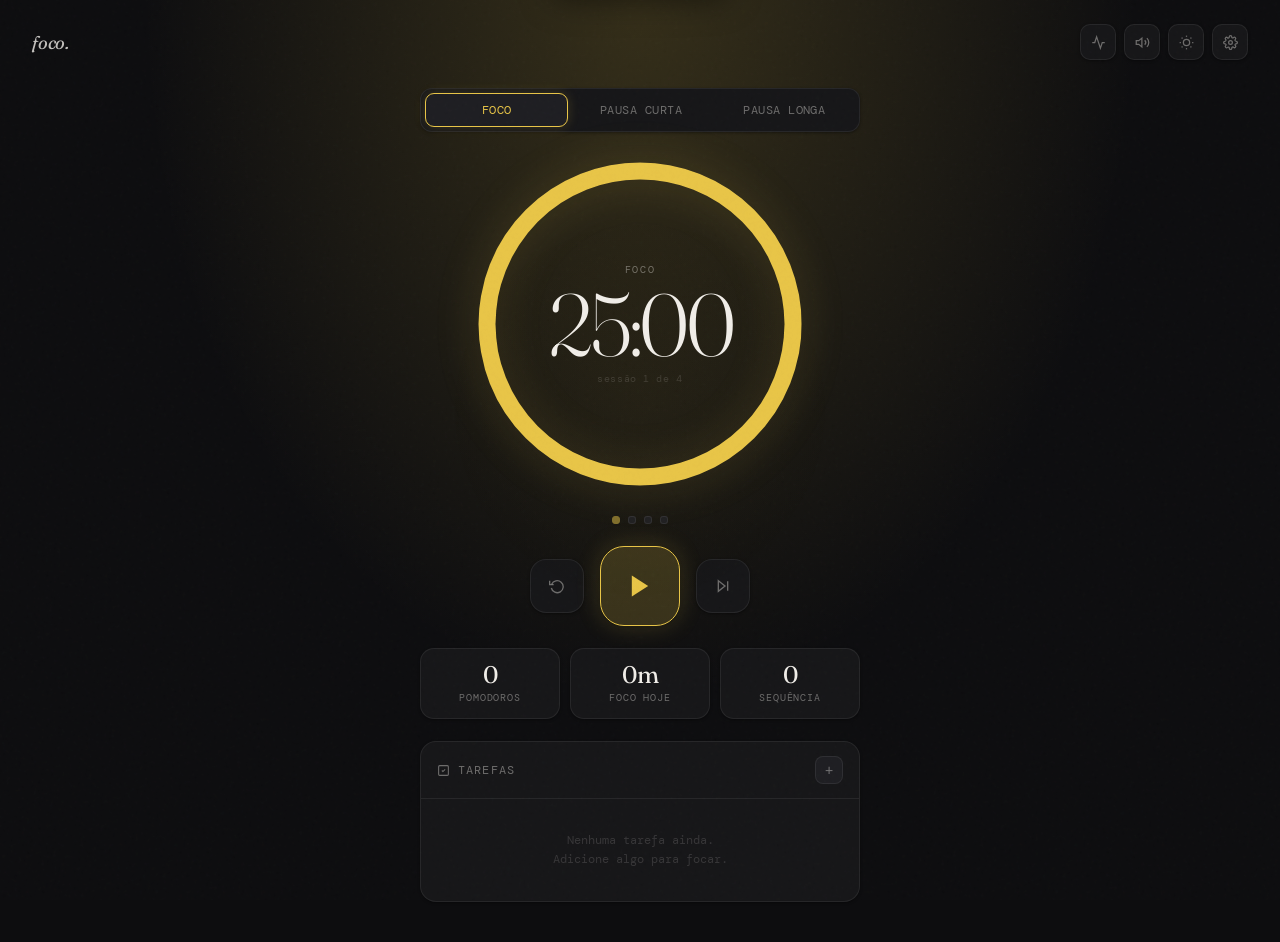
<file: Pomodoro/index.html>
<!DOCTYPE html>
<html lang="pt-BR" data-theme="dark">
<head>
  <meta charset="UTF-8">
  <meta name="viewport" content="width=device-width, initial-scale=1.0, maximum-scale=1.0, user-scalable=no">
  <title>Foco — Pomodoro Timer</title>
  <link rel="preconnect" href="https://fonts.googleapis.com">
  <link href="https://fonts.googleapis.com/css2?family=DM+Mono:wght@300;400;500&family=Fraunces:ital,opsz,wght@0,9..144,100;0,9..144,400;0,9..144,700;1,9..144,300&display=swap" rel="stylesheet">
  <link rel="stylesheet" href="css/base.css">
  <link rel="stylesheet" href="css/components.css">
  <link rel="stylesheet" href="css/modals.css">
  <link rel="stylesheet" href="css/responsive.css">
</head>
<body>

  <div class="ambient" id="ambient"></div>

  <!-- TOAST -->
  <div class="toast" id="toast">
    <span class="toast-icon" id="toastIcon">🍅</span>
    <span id="toastMsg">Tempo de focar!</span>
  </div>

  <!-- TOP BAR -->
  <header class="topbar">
    <span class="logo">foco.</span>
    <div class="top-actions">

      <!-- Histórico -->
      <button class="icon-btn" id="histBtn" title="Histórico" onclick="openModal('history')">
        <svg width="15" height="15" viewBox="0 0 24 24" fill="none" stroke="currentColor" stroke-width="2">
          <polyline points="22 12 18 12 15 21 9 3 6 12 2 12"/>
        </svg>
      </button>

      <!-- Som -->
      <button class="icon-btn" id="soundBtn" title="Som" onclick="toggleSound()">
        <svg id="soundIcon" width="15" height="15" viewBox="0 0 24 24" fill="none" stroke="currentColor" stroke-width="2">
          <polygon points="11 5 6 9 2 9 2 15 6 15 11 19 11 5"/>
          <path d="M19.07 4.93a10 10 0 0 1 0 14.14"/>
          <path d="M15.54 8.46a5 5 0 0 1 0 7.07"/>
        </svg>
      </button>

      <!-- Tema claro/escuro -->
      <button class="icon-btn" id="themeBtn" title="Mudar para tema claro" onclick="toggleTheme()">
        <!-- Ícone preenchido via renderThemeBtn() no boot -->
        <svg width="15" height="15" viewBox="0 0 24 24" fill="none" stroke="currentColor" stroke-width="2">
          <circle cx="12" cy="12" r="5"/>
          <line x1="12" y1="1"  x2="12" y2="3"/>
          <line x1="12" y1="21" x2="12" y2="23"/>
          <line x1="4.22"  y1="4.22"  x2="5.64"  y2="5.64"/>
          <line x1="18.36" y1="18.36" x2="19.78" y2="19.78"/>
          <line x1="1"  y1="12" x2="3"  y2="12"/>
          <line x1="21" y1="12" x2="23" y2="12"/>
          <line x1="4.22"  y1="19.78" x2="5.64"  y2="18.36"/>
          <line x1="18.36" y1="5.64"  x2="19.78" y2="4.22"/>
        </svg>
      </button>

      <!-- Configurações -->
      <button class="icon-btn" id="settBtn" title="Configurações" onclick="openModal('settings')">
        <svg width="15" height="15" viewBox="0 0 24 24" fill="none" stroke="currentColor" stroke-width="2" stroke-linecap="round" stroke-linejoin="round">
          <path d="M12 15a3 3 0 1 0 0-6 3 3 0 0 0 0 6z"/>
          <path d="M19.4 15a1.65 1.65 0 0 0 .33 1.82l.06.06a2 2 0 0 1-2.83 2.83l-.06-.06a1.65 1.65 0 0 0-1.82-.33 1.65 1.65 0 0 0-1 1.51V21a2 2 0 0 1-4 0v-.09A1.65 1.65 0 0 0 9 19.4a1.65 1.65 0 0 0-1.82.33l-.06.06a2 2 0 0 1-2.83-2.83l.06-.06A1.65 1.65 0 0 0 4.68 15a1.65 1.65 0 0 0-1.51-1H3a2 2 0 0 1 0-4h.09A1.65 1.65 0 0 0 4.6 9a1.65 1.65 0 0 0-.33-1.82l-.06-.06a2 2 0 0 1 2.83-2.83l.06.06A1.65 1.65 0 0 0 9 4.68a1.65 1.65 0 0 0 1-1.51V3a2 2 0 0 1 4 0v.09a1.65 1.65 0 0 0 1 1.51 1.65 1.65 0 0 0 1.82-.33l.06-.06a2 2 0 0 1 2.83 2.83l-.06.06A1.65 1.65 0 0 0 19.4 9a1.65 1.65 0 0 0 1.51 1H21a2 2 0 0 1 0 4h-.09a1.65 1.65 0 0 0-1.51 1z"/>
        </svg>
      </button>

    </div>
  </header>

  <!-- MAIN APP -->
  <main class="app" id="mainApp">

    <!-- MODE TABS -->
    <div class="mode-tabs">
      <button class="mode-tab active" id="tab-work"  onclick="switchMode('work')">Foco</button>
      <button class="mode-tab"        id="tab-short" onclick="switchMode('short')">Pausa Curta</button>
      <button class="mode-tab"        id="tab-long"  onclick="switchMode('long')">Pausa Longa</button>
    </div>

    <!-- TIMER RING -->
    <div class="timer-wrap">
      <svg class="ring-svg" id="ringSvg" viewBox="0 0 120 120" xmlns="http://www.w3.org/2000/svg">
        <circle class="ring-track"    cx="60" cy="60" r="54"/>
        <circle class="ring-progress" id="ringProgress" cx="60" cy="60" r="54"
          stroke-dasharray="339.292" stroke-dashoffset="0"/>
      </svg>
      <div class="ring-center">
        <span class="timer-phase"   id="timerPhase">Foco</span>
        <span class="timer-display" id="timerDisplay">25:00</span>
        <span class="timer-session" id="timerSession">sessão 1 de 4</span>
      </div>
    </div>

    <!-- SESSION DOTS -->
    <div class="session-dots" id="sessionDots"></div>

    <!-- CONTROLS -->
    <div class="controls">
      <button class="ctrl-btn" title="Reiniciar" onclick="resetTimer()">
        <svg width="16" height="16" viewBox="0 0 24 24" fill="none" stroke="currentColor" stroke-width="2">
          <polyline points="1 4 1 10 7 10"/>
          <path d="M3.51 15a9 9 0 1 0 .49-5.51"/>
        </svg>
      </button>
      <button class="play-btn" id="playBtn" onclick="toggleTimer()">
        <svg id="playIcon" width="28" height="28" viewBox="0 0 24 24" fill="currentColor">
          <polygon points="5 3 19 12 5 21 5 3"/>
        </svg>
      </button>
      <button class="ctrl-btn" title="Pular" onclick="skipSession()">
        <svg width="16" height="16" viewBox="0 0 24 24" fill="none" stroke="currentColor" stroke-width="2">
          <polygon points="5 4 15 12 5 20 5 4"/>
          <line x1="19" y1="5" x2="19" y2="19"/>
        </svg>
      </button>
    </div>

    <!-- STATS -->
    <div class="stats-strip">
      <div class="stat-card">
        <span class="stat-value" id="statPomos">0</span>
        <span class="stat-label">Pomodoros</span>
      </div>
      <div class="stat-card">
        <span class="stat-value" id="statFocus">0m</span>
        <span class="stat-label">Foco hoje</span>
      </div>
      <div class="stat-card">
        <span class="stat-value" id="statStreak">0</span>
        <span class="stat-label">Sequência</span>
      </div>
    </div>

    <!-- TASK PANEL -->
    <div class="task-panel">
      <div class="task-header">
        <div class="task-title-row">
          <svg width="13" height="13" viewBox="0 0 24 24" fill="none" stroke="currentColor" stroke-width="2">
            <rect x="3" y="3" width="18" height="18" rx="2"/>
            <path d="M9 12l2 2 4-4"/>
          </svg>
          Tarefas
        </div>
        <button class="task-add-btn" onclick="focusTaskInput()">+</button>
      </div>
      <div class="task-list" id="taskList"></div>
      <div class="task-input-row" id="taskInputRow" style="display:none">
        <input class="task-input" id="taskInput" placeholder="Nova tarefa…" maxlength="80"
          onkeydown="handleTaskKey(event)"/>
        <button class="task-submit" onclick="addTask()">Adicionar</button>
      </div>
    </div>

  </main>

  <!-- SETTINGS MODAL -->
  <div class="modal-overlay" id="settingsModal" onclick="closeModalOnBg(event,'settings')">
    <div class="modal">
      <div class="modal-handle"></div>
      <div class="modal-title">Configurações</div>

      <div class="settings-section">
        <div class="settings-label">Durações (minutos)</div>
        <div class="settings-grid">
          <div class="setting-item">
            <span class="setting-name">Foco</span>
            <div class="setting-input-row">
              <button class="num-btn" onclick="adjSetting('workMins',-1)">−</button>
              <span class="num-val" id="sv-workMins">25</span>
              <button class="num-btn" onclick="adjSetting('workMins',1)">+</button>
            </div>
          </div>
          <div class="setting-item">
            <span class="setting-name">Pausa Curta</span>
            <div class="setting-input-row">
              <button class="num-btn" onclick="adjSetting('shortMins',-1)">−</button>
              <span class="num-val" id="sv-shortMins">5</span>
              <button class="num-btn" onclick="adjSetting('shortMins',1)">+</button>
            </div>
          </div>
          <div class="setting-item">
            <span class="setting-name">Pausa Longa</span>
            <div class="setting-input-row">
              <button class="num-btn" onclick="adjSetting('longMins',-1)">−</button>
              <span class="num-val" id="sv-longMins">15</span>
              <button class="num-btn" onclick="adjSetting('longMins',1)">+</button>
            </div>
          </div>
          <div class="setting-item">
            <span class="setting-name">Sessões / ciclo</span>
            <div class="setting-input-row">
              <button class="num-btn" onclick="adjSetting('sessionsPerCycle',-1)">−</button>
              <span class="num-val" id="sv-sessionsPerCycle">4</span>
              <button class="num-btn" onclick="adjSetting('sessionsPerCycle',1)">+</button>
            </div>
          </div>
        </div>
      </div>

      <div class="settings-section">
        <div class="settings-label">Comportamento</div>
        <div class="toggle-row">
          <div class="toggle-info">
            <span class="toggle-name">Auto-continuar pausas</span>
            <span class="toggle-desc">Inicia pausas automaticamente</span>
          </div>
          <div class="toggle" id="tog-autoBreak" onclick="toggleSetting('autoBreak')">
            <div class="toggle-knob"></div>
          </div>
        </div>
        <div class="toggle-row">
          <div class="toggle-info">
            <span class="toggle-name">Auto-continuar foco</span>
            <span class="toggle-desc">Inicia sessões automaticamente</span>
          </div>
          <div class="toggle" id="tog-autoWork" onclick="toggleSetting('autoWork')">
            <div class="toggle-knob"></div>
          </div>
        </div>
        <div class="toggle-row">
          <div class="toggle-info">
            <span class="toggle-name">Notificações</span>
            <span class="toggle-desc">Alertas ao fim de cada sessão</span>
          </div>
          <div class="toggle" id="tog-notifications" onclick="toggleSetting('notifications')">
            <div class="toggle-knob"></div>
          </div>
        </div>
      </div>

      <button class="modal-close-btn" onclick="closeModal('settings')">Fechar</button>
    </div>
  </div>

  <!-- HISTORY MODAL -->
  <div class="modal-overlay" id="historyModal" onclick="closeModalOnBg(event,'history')">
    <div class="modal">
      <div class="modal-handle"></div>
      <div class="modal-title">Histórico</div>
      <div class="history-list" id="historyList"></div>
      <div style="padding:0 24px">
        <button class="modal-close-btn" onclick="closeModal('history')">Fechar</button>
      </div>
    </div>
  </div>

  <!-- SCRIPTS (ordem importa: state → timer → tasks → ui → app) -->
  <script src="js/state.js"></script>
  <script src="js/timer.js"></script>
  <script src="js/tasks.js"></script>
  <script src="js/sound.js"></script>
  <script src="js/ui.js"></script>
  <script src="js/settings.js"></script>
  <script src="js/modals.js"></script>
  <script src="js/app.js"></script>

</body>
</html>
</file>
<file: Pomodoro/css/base.css>
/* =========================================================
   base.css — CSS custom properties, reset, layout global
   ========================================================= */

/* ─── Tema escuro (padrão) ──────────────────────────────── */
:root,
:root[data-theme="dark"] {
  --bg:       #0d0d0f;
  --surface:  #161618;
  --surface2: #1e1e22;
  --border:   rgba(255,255,255,0.07);

  --text:       #f0ede8;
  --text-muted: rgba(240,237,232,0.4);
  --text-dim:   rgba(240,237,232,0.15);

  --accent-work:  #e8c547;
  --accent-short: #5ce8a4;
  --accent-long:  #5cb8e8;

  --accent-work-glow:  rgba(232,197,71,0.18);
  --accent-short-glow: rgba(92,232,164,0.18);
  --accent-long-glow:  rgba(92,184,232,0.18);

  --shadow-sm:  0 1px 3px rgba(0,0,0,0.4);
  --shadow-md:  0 4px 16px rgba(0,0,0,0.5);
  --shadow-lg:  0 8px 32px rgba(0,0,0,0.5);

  --noise-opacity: 0.5;
  --ambient-opacity-min: 0.03;
  --ambient-opacity-max: 0.06;
}

/* ─── Tema claro ─────────────────────────────────────────── */
:root[data-theme="light"] {
  --bg:       #f5f2ee;
  --surface:  #ffffff;
  --surface2: #ede9e3;
  --border:   rgba(0,0,0,0.08);

  --text:       #1a1814;
  --text-muted: rgba(26,24,20,0.45);
  --text-dim:   rgba(26,24,20,0.22);

  /* Acentos mais saturados/escuros para contraste sobre fundo claro */
  --accent-work:  #b8860b;
  --accent-short: #1a9e68;
  --accent-long:  #1a72b8;

  --accent-work-glow:  rgba(184,134,11,0.10);
  --accent-short-glow: rgba(26,158,104,0.10);
  --accent-long-glow:  rgba(26,114,184,0.10);

  --shadow-sm:  0 1px 3px rgba(0,0,0,0.07);
  --shadow-md:  0 4px 16px rgba(0,0,0,0.08);
  --shadow-lg:  0 8px 32px rgba(0,0,0,0.10);

  --noise-opacity: 0.22;
  --ambient-opacity-min: 0.04;
  --ambient-opacity-max: 0.08;
}

/* ─── Token de acento ativo (sobrescrito via JS) ─────────── */
:root {
  --current-accent: var(--accent-work);
  --current-glow:   var(--accent-work-glow);

  --ring-size:   min(72vw, 340px);
  --ring-stroke: 6;
  --radius:      16px;

  --font-display: 'Fraunces', serif;
  --font-mono:    'DM Mono', monospace;
}

/* ─── Reset ─────────────────────────────────────────────── */
*, *::before, *::after {
  box-sizing: border-box;
  margin: 0;
  padding: 0;
}

html, body {
  height: 100%;
  background: var(--bg);
  color: var(--text);
  font-family: var(--font-mono);
  overscroll-behavior: none;
  -webkit-tap-highlight-color: transparent;
  -webkit-font-smoothing: antialiased;
}

body {
  display: flex;
  flex-direction: column;
  min-height: 100dvh;
  overflow-x: hidden;
  /* Transição suave ao trocar tema */
  transition: background 0.35s ease, color 0.35s ease;
}

/* ─── Noise overlay ─────────────────────────────────────── */
body::before {
  content: '';
  position: fixed;
  inset: 0;
  background-image: url("data:image/svg+xml,%3Csvg viewBox='0 0 256 256' xmlns='http://www.w3.org/2000/svg'%3E%3Cfilter id='noise'%3E%3CfeTurbulence type='fractalNoise' baseFrequency='0.9' numOctaves='4' stitchTiles='stitch'/%3E%3C/filter%3E%3Crect width='100%25' height='100%25' filter='url(%23noise)' opacity='0.04'/%3E%3C/svg%3E");
  opacity: var(--noise-opacity);
  pointer-events: none;
  z-index: 999;
  transition: opacity 0.35s ease;
}

/* ─── Ambient glow ──────────────────────────────────────── */
.ambient {
  position: fixed;
  top: 50%;
  left: 50%;
  width: 60vw;
  height: 60vw;
  max-width: 400px;
  max-height: 400px;
  transform: translate(-50%, -60%);
  background: radial-gradient(circle, var(--current-accent) 0%, transparent 70%);
  opacity: var(--ambient-opacity-min);
  pointer-events: none;
  z-index: 0;
  transition: background 0.8s, opacity 0.35s;
  border-radius: 50%;
  animation: ambient-pulse 4s ease-in-out infinite;
}

@keyframes ambient-pulse {
  0%, 100% {
    opacity: var(--ambient-opacity-min);
    transform: translate(-50%, -60%) scale(1);
  }
  50% {
    opacity: var(--ambient-opacity-max);
    transform: translate(-50%, -60%) scale(1.1);
  }
}

/* ─── Top bar ───────────────────────────────────────────── */
.topbar {
  display: flex;
  align-items: center;
  justify-content: space-between;
  padding: 18px 24px 0;
  flex-shrink: 0;
}

.logo {
  font-family: var(--font-display);
  font-size: 1.15rem;
  font-weight: 400;
  font-style: italic;
  letter-spacing: -0.01em;
  color: var(--text);
  opacity: 0.8;
}

.top-actions {
  display: flex;
  gap: 8px;
  align-items: center;
}

/* ─── Main app container ─────────────────────────────────── */
.app {
  flex: 1;
  display: flex;
  flex-direction: column;
  align-items: center;
  padding: 16px 20px 24px;
  gap: 20px;
  max-width: 480px;
  margin: 0 auto;
  width: 100%;
}
</file>
<file: Pomodoro/css/components.css>
/* =========================================================
   components.css — Timer, botões, abas, tarefas, stats
   ========================================================= */

/* ─── Botão ícone (topbar) ──────────────────────────────── */
.icon-btn {
  width: 36px; height: 36px;
  border-radius: 10px;
  border: 1px solid var(--border);
  background: var(--surface);
  color: var(--text-muted);
  display: flex; align-items: center; justify-content: center;
  cursor: pointer;
  transition: all 0.2s;
  font-size: 14px;
  position: relative;
  box-shadow: var(--shadow-sm);
}
.icon-btn:hover {
  background: var(--surface2);
  color: var(--text);
  border-color: var(--current-accent);
}
.icon-btn.active {
  color: var(--current-accent);
  border-color: var(--current-accent);
  background: var(--current-glow);
}

/* ─── Abas de modo ──────────────────────────────────────── */
.mode-tabs {
  display: flex;
  background: var(--surface);
  border: 1px solid var(--border);
  border-radius: 12px;
  padding: 4px;
  gap: 2px;
  width: 100%;
  flex-shrink: 0;
  box-shadow: var(--shadow-sm);
}

.mode-tab {
  flex: 1;
  padding: 8px 6px;
  border-radius: 9px;
  border: none;
  background: transparent;
  color: var(--text-muted);
  font-family: var(--font-mono);
  font-size: 0.7rem;
  letter-spacing: 0.04em;
  cursor: pointer;
  transition: all 0.25s cubic-bezier(0.4,0,0.2,1);
  text-transform: uppercase;
  white-space: nowrap;
}

.mode-tab.active {
  background: var(--surface2);
  color: var(--current-accent);
  border: 1px solid var(--current-accent);
  box-shadow: 0 0 12px var(--current-glow);
}

/* ─── Anel do timer ─────────────────────────────────────── */
.timer-wrap {
  position: relative;
  width: var(--ring-size);
  height: var(--ring-size);
  flex-shrink: 0;
}

.ring-svg {
  width: 100%; height: 100%;
  transform: rotate(-90deg);
  filter: drop-shadow(0 0 20px var(--current-glow));
  transition: filter 0.5s;
}

.ring-track {
  fill: none;
  stroke: var(--surface2);
  stroke-width: var(--ring-stroke);
}

.ring-progress {
  fill: none;
  stroke: var(--current-accent);
  stroke-width: var(--ring-stroke);
  stroke-linecap: round;
  transition: stroke-dashoffset 0.6s cubic-bezier(0.4,0,0.2,1), stroke 0.5s;
}

.ring-center {
  position: absolute;
  inset: 0;
  display: flex;
  flex-direction: column;
  align-items: center;
  justify-content: center;
  gap: 4px;
}

.timer-phase {
  font-size: 0.6rem;
  text-transform: uppercase;
  letter-spacing: 0.18em;
  color: var(--text-muted);
  font-family: var(--font-mono);
}

.timer-display {
  font-family: var(--font-display);
  font-size: clamp(3rem, 16vw, 5.5rem);
  font-weight: 300;
  letter-spacing: -0.04em;
  line-height: 1;
  color: var(--text);
  transition: color 0.3s;
  font-variant-numeric: tabular-nums;
}

.timer-session {
  font-size: 0.62rem;
  color: var(--text-dim);
  letter-spacing: 0.06em;
  font-family: var(--font-mono);
}

/* ─── Controles ─────────────────────────────────────────── */
.controls {
  display: flex;
  align-items: center;
  justify-content: center;
  gap: 16px;
  width: 100%;
}

.ctrl-btn {
  width: 48px; height: 48px;
  border-radius: 14px;
  border: 1px solid var(--border);
  background: var(--surface);
  color: var(--text-muted);
  display: flex; align-items: center; justify-content: center;
  cursor: pointer;
  font-size: 16px;
  transition: all 0.2s;
  box-shadow: var(--shadow-sm);
}
.ctrl-btn:hover  { background: var(--surface2); color: var(--text); border-color: var(--current-accent); }
.ctrl-btn:active { transform: scale(0.93); }

.play-btn {
  width: 72px; height: 72px;
  border-radius: 22px;
  border: 1.5px solid var(--current-accent);
  background: var(--current-glow);
  color: var(--current-accent);
  font-size: 26px;
  display: flex; align-items: center; justify-content: center;
  cursor: pointer;
  transition: all 0.2s cubic-bezier(0.4,0,0.2,1);
  box-shadow: 0 0 24px var(--current-glow), var(--shadow-sm);
}
.play-btn:hover  { transform: scale(1.05); box-shadow: 0 0 36px var(--current-glow), var(--shadow-md); }
.play-btn:active { transform: scale(0.95); }
.play-btn svg    { transition: transform 0.15s; }

/* ─── Dots de sessão ────────────────────────────────────── */
.session-dots {
  display: flex;
  gap: 8px;
  align-items: center;
}

.dot {
  width: 8px; height: 8px;
  border-radius: 3px;
  background: var(--surface2);
  border: 1px solid var(--border);
  transition: all 0.3s;
}
.dot.done {
  background: var(--current-accent);
  border-color: var(--current-accent);
  box-shadow: 0 0 8px var(--current-glow);
}
.dot.current {
  background: var(--current-accent);
  border-color: var(--current-accent);
  opacity: 0.5;
  animation: pulse-dot 1.2s ease-in-out infinite;
}

@keyframes pulse-dot {
  0%, 100% { opacity: 0.5; }
  50%       { opacity: 1;   }
}

/* ─── Cards de stats ────────────────────────────────────── */
.stats-strip {
  display: grid;
  grid-template-columns: 1fr 1fr 1fr;
  gap: 10px;
  width: 100%;
}

.stat-card {
  background: var(--surface);
  border: 1px solid var(--border);
  border-radius: 14px;
  padding: 14px 12px;
  display: flex;
  flex-direction: column;
  gap: 4px;
  text-align: center;
  box-shadow: var(--shadow-sm);
}

.stat-value {
  font-family: var(--font-display);
  font-size: 1.5rem;
  font-weight: 400;
  color: var(--text);
  line-height: 1;
}

.stat-label {
  font-size: 0.6rem;
  text-transform: uppercase;
  letter-spacing: 0.1em;
  color: var(--text-muted);
}

/* ─── Painel de tarefas ─────────────────────────────────── */
.task-panel {
  width: 100%;
  background: var(--surface);
  border: 1px solid var(--border);
  border-radius: 16px;
  overflow: hidden;
  box-shadow: var(--shadow-sm);
}

.task-header {
  padding: 14px 16px;
  display: flex;
  align-items: center;
  justify-content: space-between;
  border-bottom: 1px solid var(--border);
}

.task-title-row {
  display: flex;
  align-items: center;
  gap: 8px;
  font-size: 0.72rem;
  text-transform: uppercase;
  letter-spacing: 0.1em;
  color: var(--text-muted);
}

.task-add-btn {
  width: 28px; height: 28px;
  border-radius: 8px;
  border: 1px solid var(--border);
  background: var(--surface2);
  color: var(--text-muted);
  display: flex; align-items: center; justify-content: center;
  cursor: pointer;
  font-size: 14px;
  transition: all 0.2s;
}
.task-add-btn:hover { color: var(--current-accent); border-color: var(--current-accent); }

.task-list {
  padding: 8px 0;
  max-height: 220px;
  overflow-y: auto;
}

.task-list::-webkit-scrollbar       { width: 3px; }
.task-list::-webkit-scrollbar-track { background: transparent; }
.task-list::-webkit-scrollbar-thumb { background: var(--border); border-radius: 99px; }

.task-item {
  display: flex;
  align-items: center;
  gap: 10px;
  padding: 10px 16px;
  cursor: pointer;
  transition: background 0.15s;
  border-left: 2px solid transparent;
}
.task-item:hover       { background: var(--surface2); }
.task-item.active-task { border-left-color: var(--current-accent); background: var(--current-glow); }

.task-check {
  width: 18px; height: 18px;
  border-radius: 5px;
  border: 1.5px solid var(--border);
  flex-shrink: 0;
  display: flex; align-items: center; justify-content: center;
  font-size: 10px;
  transition: all 0.2s;
}
.task-item.done-task .task-check        { background: var(--surface2); border-color: var(--text-dim); }
.task-item.done-task .task-check::after { content: '✓'; color: var(--text-dim); font-size: 11px; }

.task-text {
  flex: 1;
  font-size: 0.82rem;
  color: var(--text);
  line-height: 1.4;
}
.task-item.done-task .task-text { text-decoration: line-through; color: var(--text-muted); }

.task-pomos {
  font-size: 0.65rem;
  color: var(--text-muted);
  white-space: nowrap;
}

.task-del {
  opacity: 0;
  color: var(--text-dim);
  cursor: pointer;
  font-size: 14px;
  transition: all 0.15s;
  padding: 2px 4px;
  border-radius: 4px;
  line-height: 1;
}
.task-item:hover .task-del { opacity: 1; }
.task-del:hover             { color: #e05555; }

.task-empty {
  text-align: center;
  padding: 24px 16px;
  color: var(--text-dim);
  font-size: 0.75rem;
  line-height: 1.6;
}

.task-input-row {
  display: flex;
  gap: 8px;
  padding: 10px 14px;
  border-top: 1px solid var(--border);
  background: var(--surface2);
}

.task-input {
  flex: 1;
  background: transparent;
  border: none;
  outline: none;
  color: var(--text);
  font-family: var(--font-mono);
  font-size: 0.82rem;
  caret-color: var(--current-accent);
}
.task-input::placeholder { color: var(--text-dim); }

.task-submit {
  background: none;
  border: none;
  color: var(--current-accent);
  cursor: pointer;
  font-size: 0.7rem;
  letter-spacing: 0.06em;
  font-family: var(--font-mono);
  padding: 4px 8px;
  border-radius: 6px;
  transition: background 0.15s;
}
.task-submit:hover { background: var(--current-glow); }

/* ─── Toast ─────────────────────────────────────────────── */
.toast {
  position: fixed;
  top: 24px;
  left: 50%;
  transform: translateX(-50%) translateY(-80px);
  background: var(--surface);
  border: 1px solid var(--border);
  border-radius: 14px;
  padding: 12px 20px;
  font-size: 0.78rem;
  color: var(--text);
  z-index: 200;
  transition: transform 0.3s cubic-bezier(0.4,0,0.2,1);
  white-space: nowrap;
  box-shadow: var(--shadow-lg);
  display: flex;
  align-items: center;
  gap: 8px;
  max-width: 90vw;
}
.toast.show { transform: translateX(-50%) translateY(0); }
.toast-icon { font-size: 16px; }

/* ─── Animações ─────────────────────────────────────────── */
@keyframes ring-pulse {
  0%   { filter: drop-shadow(0 0 24px var(--current-glow)) drop-shadow(0 0 8px var(--current-glow)); }
  50%  { filter: drop-shadow(0 0 40px var(--current-glow)) drop-shadow(0 0 16px var(--current-glow)); }
  100% { filter: drop-shadow(0 0 24px var(--current-glow)) drop-shadow(0 0 8px var(--current-glow)); }
}
.ring-svg.running { animation: ring-pulse 2s ease-in-out infinite; }

@keyframes shimmer {
  0%, 100% { opacity: 1;   }
  50%       { opacity: 0.7; }
}
.timer-display.break { animation: shimmer 3s ease-in-out infinite; }

@keyframes flash {
  0%, 50%, 100% { opacity: 1;   }
  25%, 75%      { opacity: 0.3; }
}
.flash-anim { animation: flash 0.6s ease; }
</file>
<file: Pomodoro/css/modals.css>
/* =========================================================
   modals.css — Modais de configurações e histórico
   ========================================================= */

/* ─── Overlay ───────────────────────────────────────────── */
.modal-overlay {
  position: fixed;
  inset: 0;
  background: rgba(0,0,0,0.45);
  backdrop-filter: blur(8px);
  -webkit-backdrop-filter: blur(8px);
  z-index: 100;
  display: flex;
  align-items: flex-end;
  justify-content: center;
  opacity: 0;
  pointer-events: none;
  transition: opacity 0.25s;
}
.modal-overlay.open { opacity: 1; pointer-events: all; }

/* No tema claro o overlay fica mais leve */
:root[data-theme="light"] .modal-overlay { background: rgba(0,0,0,0.22); }

/* ─── Sheet ─────────────────────────────────────────────── */
.modal {
  width: 100%;
  max-width: 480px;
  background: var(--surface);
  border: 1px solid var(--border);
  border-radius: 24px 24px 0 0;
  padding: 0 0 env(safe-area-inset-bottom, 16px);
  transform: translateY(40px);
  transition: transform 0.35s cubic-bezier(0.4,0,0.2,1);
  max-height: 85dvh;
  overflow-y: auto;
  box-shadow: 0 -4px 40px rgba(0,0,0,0.25);
}
.modal-overlay.open .modal { transform: translateY(0); }

.modal-handle {
  width: 40px; height: 4px;
  background: var(--border);
  border-radius: 99px;
  margin: 14px auto 0;
}

.modal-title {
  font-family: var(--font-display);
  font-size: 1.1rem;
  font-weight: 400;
  padding: 16px 24px 0;
  font-style: italic;
  color: var(--text);
}

/* ─── Seções de settings ────────────────────────────────── */
.settings-section { padding: 20px 24px 0; }

.settings-label {
  font-size: 0.62rem;
  text-transform: uppercase;
  letter-spacing: 0.12em;
  color: var(--text-muted);
  margin-bottom: 12px;
}

.settings-grid {
  display: grid;
  grid-template-columns: 1fr 1fr;
  gap: 10px;
  margin-bottom: 16px;
}

.setting-item {
  background: var(--surface2);
  border: 1px solid var(--border);
  border-radius: 12px;
  padding: 12px 14px;
  display: flex;
  flex-direction: column;
  gap: 6px;
}

.setting-name {
  font-size: 0.68rem;
  color: var(--text-muted);
  text-transform: uppercase;
  letter-spacing: 0.08em;
}

.setting-input-row {
  display: flex;
  align-items: center;
  gap: 8px;
}

.num-btn {
  width: 26px; height: 26px;
  border-radius: 7px;
  border: 1px solid var(--border);
  background: var(--surface);
  color: var(--text);
  cursor: pointer;
  font-size: 16px;
  display: flex; align-items: center; justify-content: center;
  transition: all 0.15s;
  line-height: 1;
  padding-bottom: 1px;
  box-shadow: var(--shadow-sm);
}
.num-btn:hover { border-color: var(--current-accent); color: var(--current-accent); }

.num-val {
  font-family: var(--font-display);
  font-size: 1.4rem;
  font-weight: 400;
  flex: 1;
  text-align: center;
  line-height: 1;
  color: var(--text);
}

/* ─── Toggles ───────────────────────────────────────────── */
.toggle-row {
  display: flex;
  align-items: center;
  justify-content: space-between;
  padding: 14px 0;
  border-bottom: 1px solid var(--border);
}
.toggle-row:last-child { border-bottom: none; }

.toggle-info { display: flex; flex-direction: column; gap: 2px; }
.toggle-name { font-size: 0.82rem; color: var(--text); }
.toggle-desc { font-size: 0.68rem; color: var(--text-muted); }

.toggle {
  width: 44px; height: 26px;
  background: var(--surface2);
  border: 1px solid var(--border);
  border-radius: 99px;
  position: relative;
  cursor: pointer;
  transition: all 0.25s;
  flex-shrink: 0;
}
.toggle.on { background: var(--current-accent); border-color: var(--current-accent); }

.toggle-knob {
  position: absolute;
  top: 3px; left: 3px;
  width: 18px; height: 18px;
  background: #fff;
  border-radius: 50%;
  transition: transform 0.25s cubic-bezier(0.4,0,0.2,1);
  box-shadow: 0 1px 4px rgba(0,0,0,0.25);
}
.toggle.on .toggle-knob { transform: translateX(18px); }

/* ─── Botão fechar modal ────────────────────────────────── */
.modal-close-btn {
  display: block;
  width: calc(100% - 48px);
  margin: 20px 24px;
  padding: 14px;
  background: var(--surface2);
  border: 1px solid var(--border);
  border-radius: 14px;
  color: var(--text);
  font-family: var(--font-mono);
  font-size: 0.8rem;
  letter-spacing: 0.06em;
  cursor: pointer;
  text-transform: uppercase;
  transition: all 0.2s;
}
.modal-close-btn:hover { border-color: var(--current-accent); background: var(--surface); }

/* ─── Histórico ─────────────────────────────────────────── */
.history-list { padding: 12px 24px 0; }

.history-day { margin-bottom: 20px; }

.history-day-label {
  font-size: 0.6rem;
  text-transform: uppercase;
  letter-spacing: 0.12em;
  color: var(--text-dim);
  margin-bottom: 8px;
}

.history-item {
  display: flex;
  align-items: center;
  justify-content: space-between;
  padding: 10px 14px;
  background: var(--surface2);
  border-radius: 10px;
  margin-bottom: 6px;
  border: 1px solid var(--border);
}

.history-task { font-size: 0.8rem; color: var(--text); }
.history-meta { font-size: 0.68rem; color: var(--text-muted); }

.history-empty {
  text-align: center;
  padding: 40px 24px;
  color: var(--text-dim);
  font-size: 0.8rem;
  line-height: 1.7;
}
</file>
<file: Pomodoro/css/responsive.css>
/* =========================================================
   responsive.css — Media queries e ajustes por viewport
   ========================================================= */

/* ─── Telas pequenas (altura reduzida) ──────────────────── */
@media (max-height: 640px) {
  :root {
    --ring-size: min(55vw, 240px);
  }

  .timer-display {
    font-size: clamp(2.2rem, 13vw, 4rem);
  }

  .app {
    gap: 14px;
  }

  /* Oculta o painel de tarefas para liberar espaço vertical */
  .task-panel {
    display: none;
  }
}

/* ─── Altura confortável ────────────────────────────────── */
@media (min-height: 700px) {
  .app {
    gap: 22px;
  }
}

/* ─── Tablets e desktop ─────────────────────────────────── */
@media (min-width: 480px) {
  .topbar {
    padding: 24px 32px 0;
  }

  .app {
    padding: 20px 32px 32px;
  }

  .play-btn {
    width: 80px;
    height: 80px;
    font-size: 30px;
    border-radius: 24px;
  }

  .ctrl-btn {
    width: 54px;
    height: 54px;
    border-radius: 16px;
  }
}

/* ─── Telas muito largas (centraliza tudo) ──────────────── */
@media (min-width: 768px) {
  body {
    background-image: radial-gradient(
      ellipse at 50% 0%,
      var(--current-glow) 0%,
      transparent 55%
    );
  }

  .app {
    max-width: 520px;
    padding: 28px 40px 40px;
  }

  .mode-tab {
    font-size: 0.75rem;
  }
}
</file>
